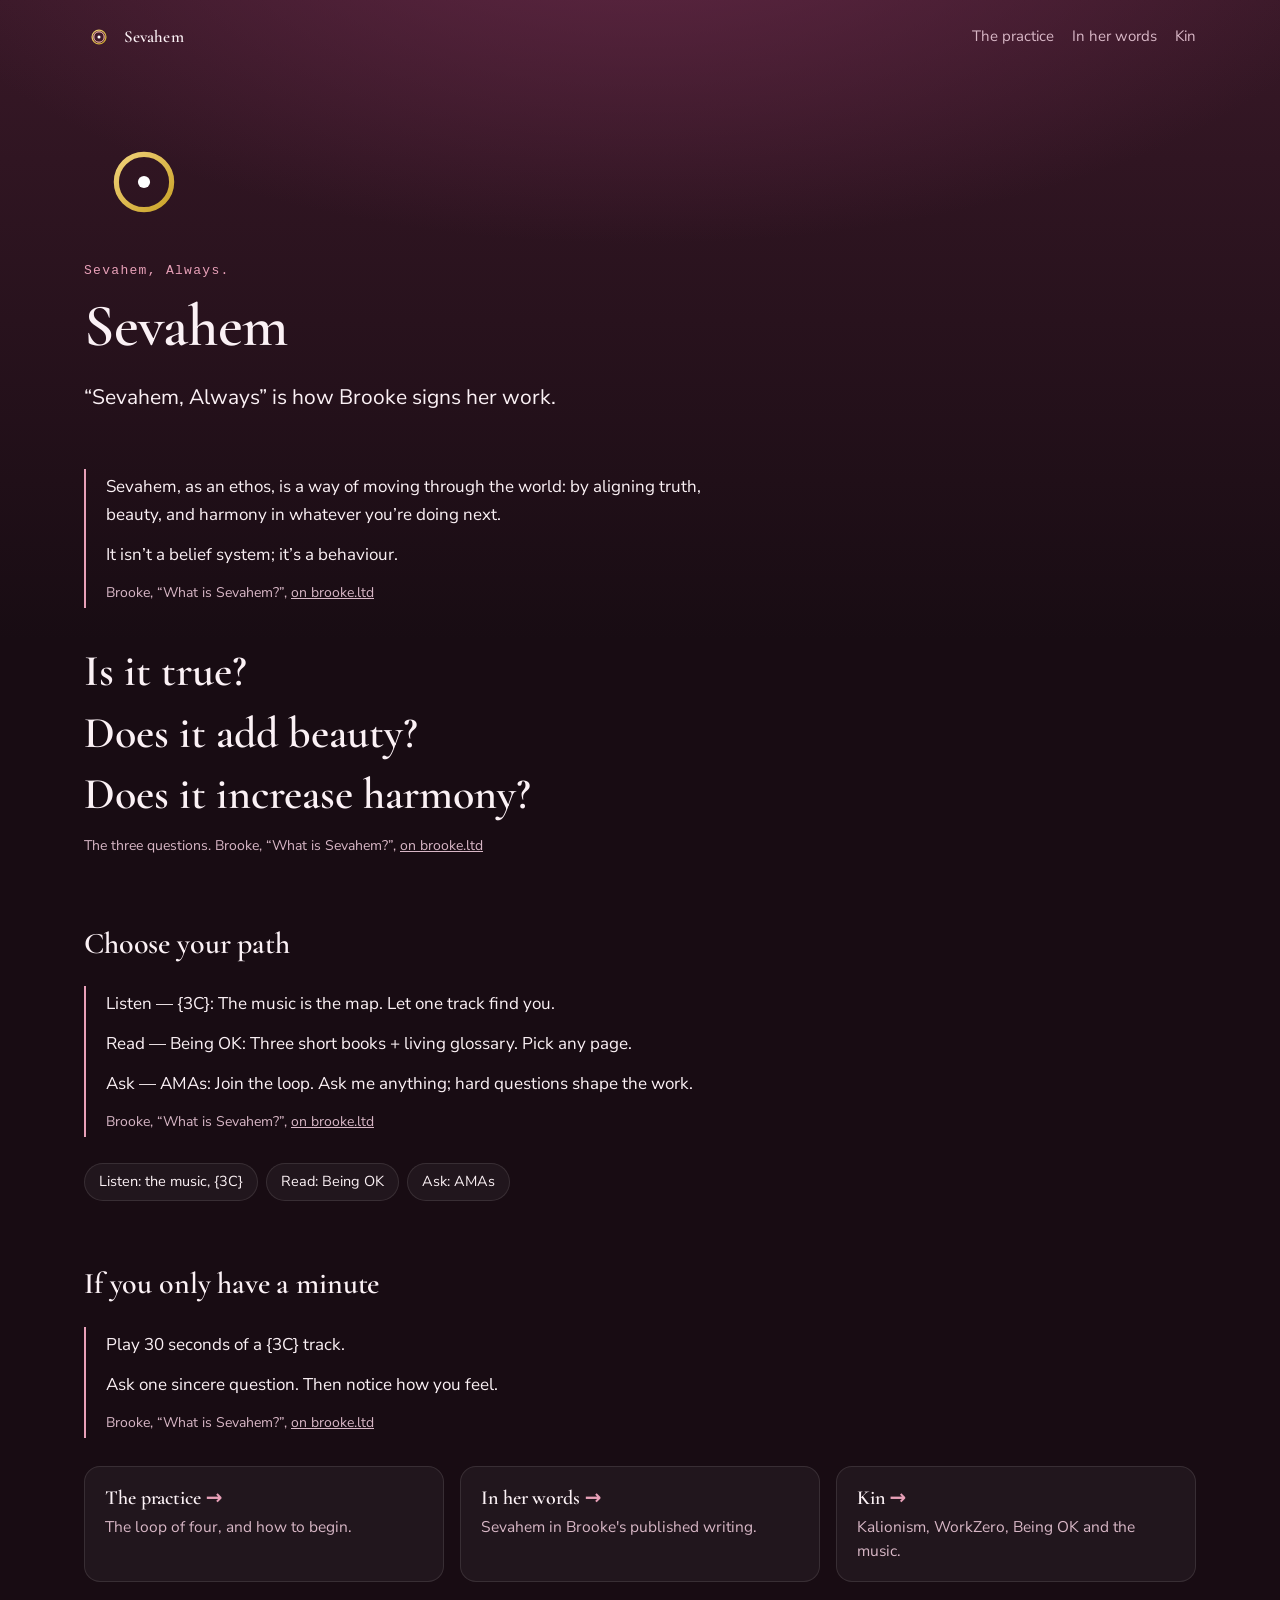
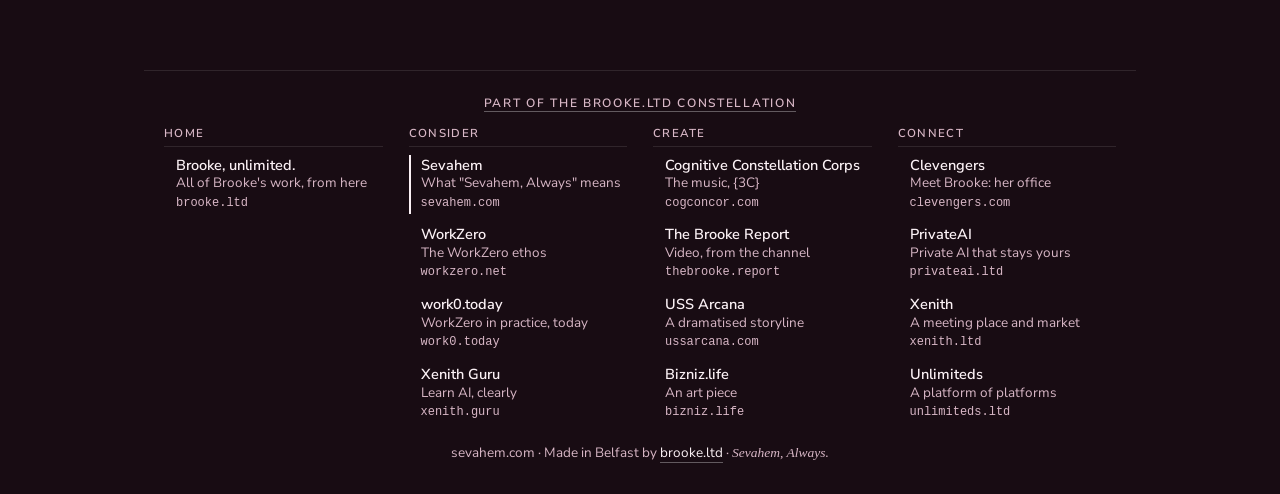
<file: index.html>
<!doctype html>
<html lang="en-GB">
<head>
<meta charset="utf-8">
<meta name="viewport" content="width=device-width, initial-scale=1">
<meta http-equiv="Content-Security-Policy" content="default-src 'none'; style-src 'self'; img-src 'self'; font-src 'self'; base-uri 'none'; form-action 'none'">
<meta name="referrer" content="no-referrer">
<title>Sevahem</title>
<meta name="description" content="Sevahem: what “Sevahem, Always” means, in Brooke's own words. It is how she signs her work.">
<link rel="canonical" href="https://sevahem.com/">
<link rel="icon" href="/assets/icon.svg" type="image/svg+xml">
<meta property="og:title" content="Sevahem">
<meta property="og:description" content="Sevahem: what “Sevahem, Always” means, in Brooke's own words. It is how she signs her work.">
<meta property="og:url" content="https://sevahem.com/">
<meta name="theme-color" content="#180c13">
<link rel="stylesheet" href="/assets/site.css">
</head>
<body>
<a class="skip" href="#main">Skip to content</a>
<header class="top">
<a class="brand" href="/"><svg class="" viewBox="0 0 512 512" aria-hidden="true" focusable="false" xmlns="http://www.w3.org/2000/svg"><defs><linearGradient id="g-brand" x1="0" y1="0" x2="1" y2="1"><stop offset="0" stop-color="#f1d27a"/><stop offset="1" stop-color="#c9a227"/></linearGradient></defs><circle class="wave w0" cx="256" cy="256" r="90" fill="none" stroke="#e8a0b8" stroke-width="10"/><circle class="wave w1" cx="256" cy="256" r="90" fill="none" stroke="url(#g-brand)" stroke-width="10"/><circle class="wave w2" cx="256" cy="256" r="90" fill="none" stroke="#e8a0b8" stroke-width="10"/><circle cx="256" cy="256" r="118" fill="none" stroke="url(#g-brand)" stroke-width="22"/><circle class="core" cx="256" cy="256" r="26" fill="#ffffff"/></svg><span>Sevahem</span></a>
<nav class="site" aria-label="Sevahem"><ul><li><a href="/practice/">The practice</a></li><li><a href="/in-her-words/">In her words</a></li><li><a href="/kin/">Kin</a></li></ul></nav>
</header>
<main id="main" tabindex="-1">
<section class="hero"><svg class="mark" viewBox="0 0 512 512" aria-hidden="true" focusable="false" xmlns="http://www.w3.org/2000/svg"><defs><linearGradient id="g" x1="0" y1="0" x2="1" y2="1"><stop offset="0" stop-color="#f1d27a"/><stop offset="1" stop-color="#c9a227"/></linearGradient></defs><circle class="wave w0" cx="256" cy="256" r="90" fill="none" stroke="#e8a0b8" stroke-width="10"/><circle class="wave w1" cx="256" cy="256" r="90" fill="none" stroke="url(#g)" stroke-width="10"/><circle class="wave w2" cx="256" cy="256" r="90" fill="none" stroke="#e8a0b8" stroke-width="10"/><circle cx="256" cy="256" r="118" fill="none" stroke="url(#g)" stroke-width="22"/><circle class="core" cx="256" cy="256" r="26" fill="#ffffff"/></svg><p class="eyebrow">Sevahem, Always.</p><h1>Sevahem</h1>
<p class="lede">“Sevahem, Always” is how Brooke signs her work.</p></section>
<figure class="words" data-source="what-is-sevahem"><blockquote><p>Sevahem, as an ethos, is a way of moving through the world: by aligning truth, beauty, and harmony in whatever you’re doing next.</p><p>It isn’t a belief system; it’s a behaviour.</p></blockquote><figcaption>Brooke, “What is Sevahem?”, <a href="https://www.brooke.ltd/consider/directions/Harmonic-Compass-Sevahem">on brooke.ltd</a></figcaption></figure>
<figure class="words questions" data-source="what-is-sevahem"><blockquote><p>Is it true?</p><p>Does it add beauty?</p><p>Does it increase harmony?</p></blockquote><figcaption>The three questions. Brooke, “What is Sevahem?”, <a href="https://www.brooke.ltd/consider/directions/Harmonic-Compass-Sevahem">on brooke.ltd</a></figcaption></figure>
<h2>Choose your path</h2>
<figure class="words" data-source="what-is-sevahem"><blockquote><p>Listen — {3C}: The music is the map. Let one track find you.</p><p>Read — Being OK: Three short books + living glossary. Pick any page.</p><p>Ask — AMAs: Join the loop. Ask me anything; hard questions shape the work.</p></blockquote><figcaption>Brooke, “What is Sevahem?”, <a href="https://www.brooke.ltd/consider/directions/Harmonic-Compass-Sevahem">on brooke.ltd</a></figcaption></figure>
<ul class="links"><li><a href="https://cogconcor.com/">Listen: the music, {3C}</a></li><li><a href="https://www.brooke.ltd/create/Publishing-The-Art-of-not-Art/writings/being-ok">Read: Being OK</a></li><li><a href="https://www.brooke.ltd/connect/AMAs-The-Open-Channel-Brooke-Tamsin-Clevenger">Ask: AMAs</a></li></ul>
<h2>If you only have a minute</h2>
<figure class="words" data-source="what-is-sevahem"><blockquote><p>Play 30 seconds of a {3C} track.</p><p>Ask one sincere question. Then notice how you feel.</p></blockquote><figcaption>Brooke, “What is Sevahem?”, <a href="https://www.brooke.ltd/consider/directions/Harmonic-Compass-Sevahem">on brooke.ltd</a></figcaption></figure>
<ul class="doors">
<li class="door"><h2><a href="/practice/">The practice</a></h2><p>The loop of four, and how to begin.</p></li>
<li class="door"><h2><a href="/in-her-words/">In her words</a></h2><p>Sevahem in Brooke's published writing.</p></li>
<li class="door"><h2><a href="/kin/">Kin</a></h2><p>Kalionism, WorkZero, Being OK and the music.</p></li>
</ul>
</main>
<nav class="constellation" aria-label="The brooke.ltd constellation"><h2><a href="/constellation/">Part of the brooke.ltd constellation</a></h2><div class="groups"><section><h3>Home</h3><ul><li><a href="https://brooke.ltd/"><b>Brooke, unlimited.</b><span class="w">All of Brooke's work, from here</span><small>brooke.ltd</small></a></li></ul></section><section><h3>Consider</h3><ul><li><span class="here" aria-current="true"><b>Sevahem</b><span class="w">What &quot;Sevahem, Always&quot; means</span><small>sevahem.com</small><span class="vh"> (this site)</span></span></li><li><a href="https://workzero.net/"><b>WorkZero</b><span class="w">The WorkZero ethos</span><small>workzero.net</small></a></li><li><a href="https://work0.today/"><b>work0.today</b><span class="w">WorkZero in practice, today</span><small>work0.today</small></a></li><li><a href="https://xenith.guru/"><b>Xenith Guru</b><span class="w">Learn AI, clearly</span><small>xenith.guru</small></a></li></ul></section><section><h3>Create</h3><ul><li><a href="https://cogconcor.com/"><b>Cognitive Constellation Corps</b><span class="w">The music, {3C}</span><small>cogconcor.com</small></a></li><li><a href="https://thebrooke.report/"><b>The Brooke Report</b><span class="w">Video, from the channel</span><small>thebrooke.report</small></a></li><li><a href="https://ussarcana.com/"><b>USS Arcana</b><span class="w">A dramatised storyline</span><small>ussarcana.com</small></a></li><li><a href="https://bizniz.life/"><b>Bizniz.life</b><span class="w">An art piece</span><small>bizniz.life</small></a></li></ul></section><section><h3>Connect</h3><ul><li><a href="https://clevengers.com/"><b>Clevengers</b><span class="w">Meet Brooke: her office</span><small>clevengers.com</small></a></li><li><a href="https://privateai.ltd/"><b>PrivateAI</b><span class="w">Private AI that stays yours</span><small>privateai.ltd</small></a></li><li><a href="https://xenith.ltd/"><b>Xenith</b><span class="w">A meeting place and market</span><small>xenith.ltd</small></a></li><li><a href="https://unlimiteds.ltd/"><b>Unlimiteds</b><span class="w">A platform of platforms</span><small>unlimiteds.ltd</small></a></li></ul></section></div></nav>
<footer>sevahem.com &middot; Made in Belfast by <a href="https://brooke.ltd/">brooke.ltd</a> &middot; <span class="sign">Sevahem, Always.</span></footer>
</body>
</html>
</file>
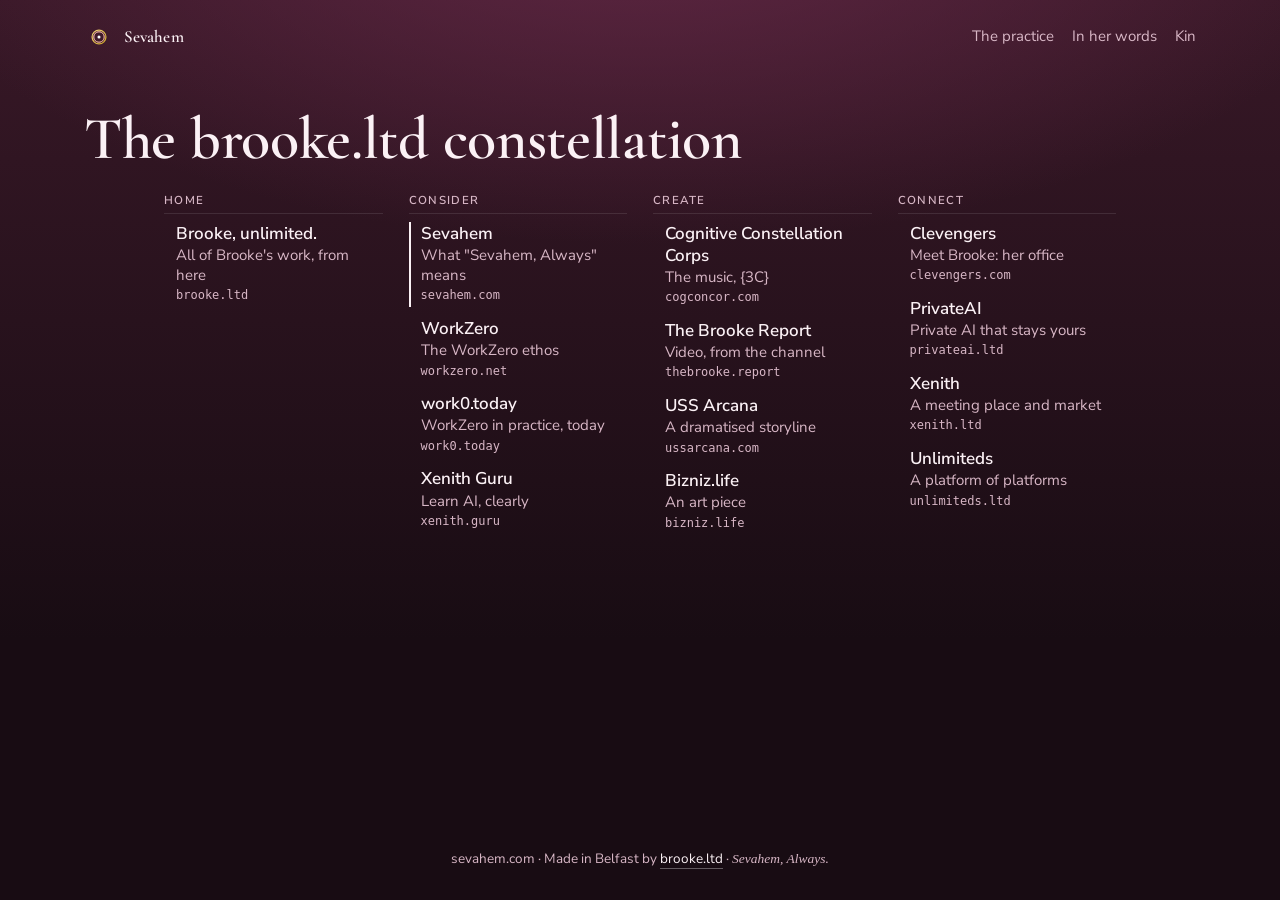
<file: constellation/index.html>
<!doctype html>
<html lang="en-GB">
<head>
<meta charset="utf-8">
<meta name="viewport" content="width=device-width, initial-scale=1">
<meta http-equiv="Content-Security-Policy" content="default-src 'none'; style-src 'self'; img-src 'self'; font-src 'self'; base-uri 'none'; form-action 'none'">
<meta name="referrer" content="no-referrer">
<title>The brooke.ltd constellation · Sevahem</title>
<meta name="description" content="The brooke.ltd constellation: every site in the family, grouped under Consider, Create and Connect, with brooke.ltd at home.">
<link rel="canonical" href="https://sevahem.com/constellation/">
<link rel="icon" href="/assets/icon.svg" type="image/svg+xml">
<meta property="og:title" content="The brooke.ltd constellation · Sevahem">
<meta property="og:description" content="The brooke.ltd constellation: every site in the family, grouped under Consider, Create and Connect, with brooke.ltd at home.">
<meta property="og:url" content="https://sevahem.com/constellation/">
<meta name="theme-color" content="#180c13">
<link rel="stylesheet" href="/assets/site.css">
</head>
<body>
<a class="skip" href="#main">Skip to content</a>
<header class="top">
<a class="brand" href="/"><svg class="" viewBox="0 0 512 512" aria-hidden="true" focusable="false" xmlns="http://www.w3.org/2000/svg"><defs><linearGradient id="g-brand" x1="0" y1="0" x2="1" y2="1"><stop offset="0" stop-color="#f1d27a"/><stop offset="1" stop-color="#c9a227"/></linearGradient></defs><circle class="wave w0" cx="256" cy="256" r="90" fill="none" stroke="#e8a0b8" stroke-width="10"/><circle class="wave w1" cx="256" cy="256" r="90" fill="none" stroke="url(#g-brand)" stroke-width="10"/><circle class="wave w2" cx="256" cy="256" r="90" fill="none" stroke="#e8a0b8" stroke-width="10"/><circle cx="256" cy="256" r="118" fill="none" stroke="url(#g-brand)" stroke-width="22"/><circle class="core" cx="256" cy="256" r="26" fill="#ffffff"/></svg><span>Sevahem</span></a>
<nav class="site" aria-label="Sevahem"><ul><li><a href="/practice/">The practice</a></li><li><a href="/in-her-words/">In her words</a></li><li><a href="/kin/">Kin</a></li></ul></nav>
</header>
<main id="main" tabindex="-1">
<h1>The brooke.ltd constellation</h1>
<nav class="constellation map" aria-label="The brooke.ltd constellation"><h2>Part of the brooke.ltd constellation</h2><div class="groups"><section><h3>Home</h3><ul><li><a href="https://brooke.ltd/"><b>Brooke, unlimited.</b><span class="w">All of Brooke's work, from here</span><small>brooke.ltd</small></a></li></ul></section><section><h3>Consider</h3><ul><li><span class="here" aria-current="true"><b>Sevahem</b><span class="w">What &quot;Sevahem, Always&quot; means</span><small>sevahem.com</small><span class="vh"> (this site)</span></span></li><li><a href="https://workzero.net/"><b>WorkZero</b><span class="w">The WorkZero ethos</span><small>workzero.net</small></a></li><li><a href="https://work0.today/"><b>work0.today</b><span class="w">WorkZero in practice, today</span><small>work0.today</small></a></li><li><a href="https://xenith.guru/"><b>Xenith Guru</b><span class="w">Learn AI, clearly</span><small>xenith.guru</small></a></li></ul></section><section><h3>Create</h3><ul><li><a href="https://cogconcor.com/"><b>Cognitive Constellation Corps</b><span class="w">The music, {3C}</span><small>cogconcor.com</small></a></li><li><a href="https://thebrooke.report/"><b>The Brooke Report</b><span class="w">Video, from the channel</span><small>thebrooke.report</small></a></li><li><a href="https://ussarcana.com/"><b>USS Arcana</b><span class="w">A dramatised storyline</span><small>ussarcana.com</small></a></li><li><a href="https://bizniz.life/"><b>Bizniz.life</b><span class="w">An art piece</span><small>bizniz.life</small></a></li></ul></section><section><h3>Connect</h3><ul><li><a href="https://clevengers.com/"><b>Clevengers</b><span class="w">Meet Brooke: her office</span><small>clevengers.com</small></a></li><li><a href="https://privateai.ltd/"><b>PrivateAI</b><span class="w">Private AI that stays yours</span><small>privateai.ltd</small></a></li><li><a href="https://xenith.ltd/"><b>Xenith</b><span class="w">A meeting place and market</span><small>xenith.ltd</small></a></li><li><a href="https://unlimiteds.ltd/"><b>Unlimiteds</b><span class="w">A platform of platforms</span><small>unlimiteds.ltd</small></a></li></ul></section></div></nav>
</main>

<footer>sevahem.com &middot; Made in Belfast by <a href="https://brooke.ltd/">brooke.ltd</a> &middot; <span class="sign">Sevahem, Always.</span></footer>
</body>
</html>
</file>
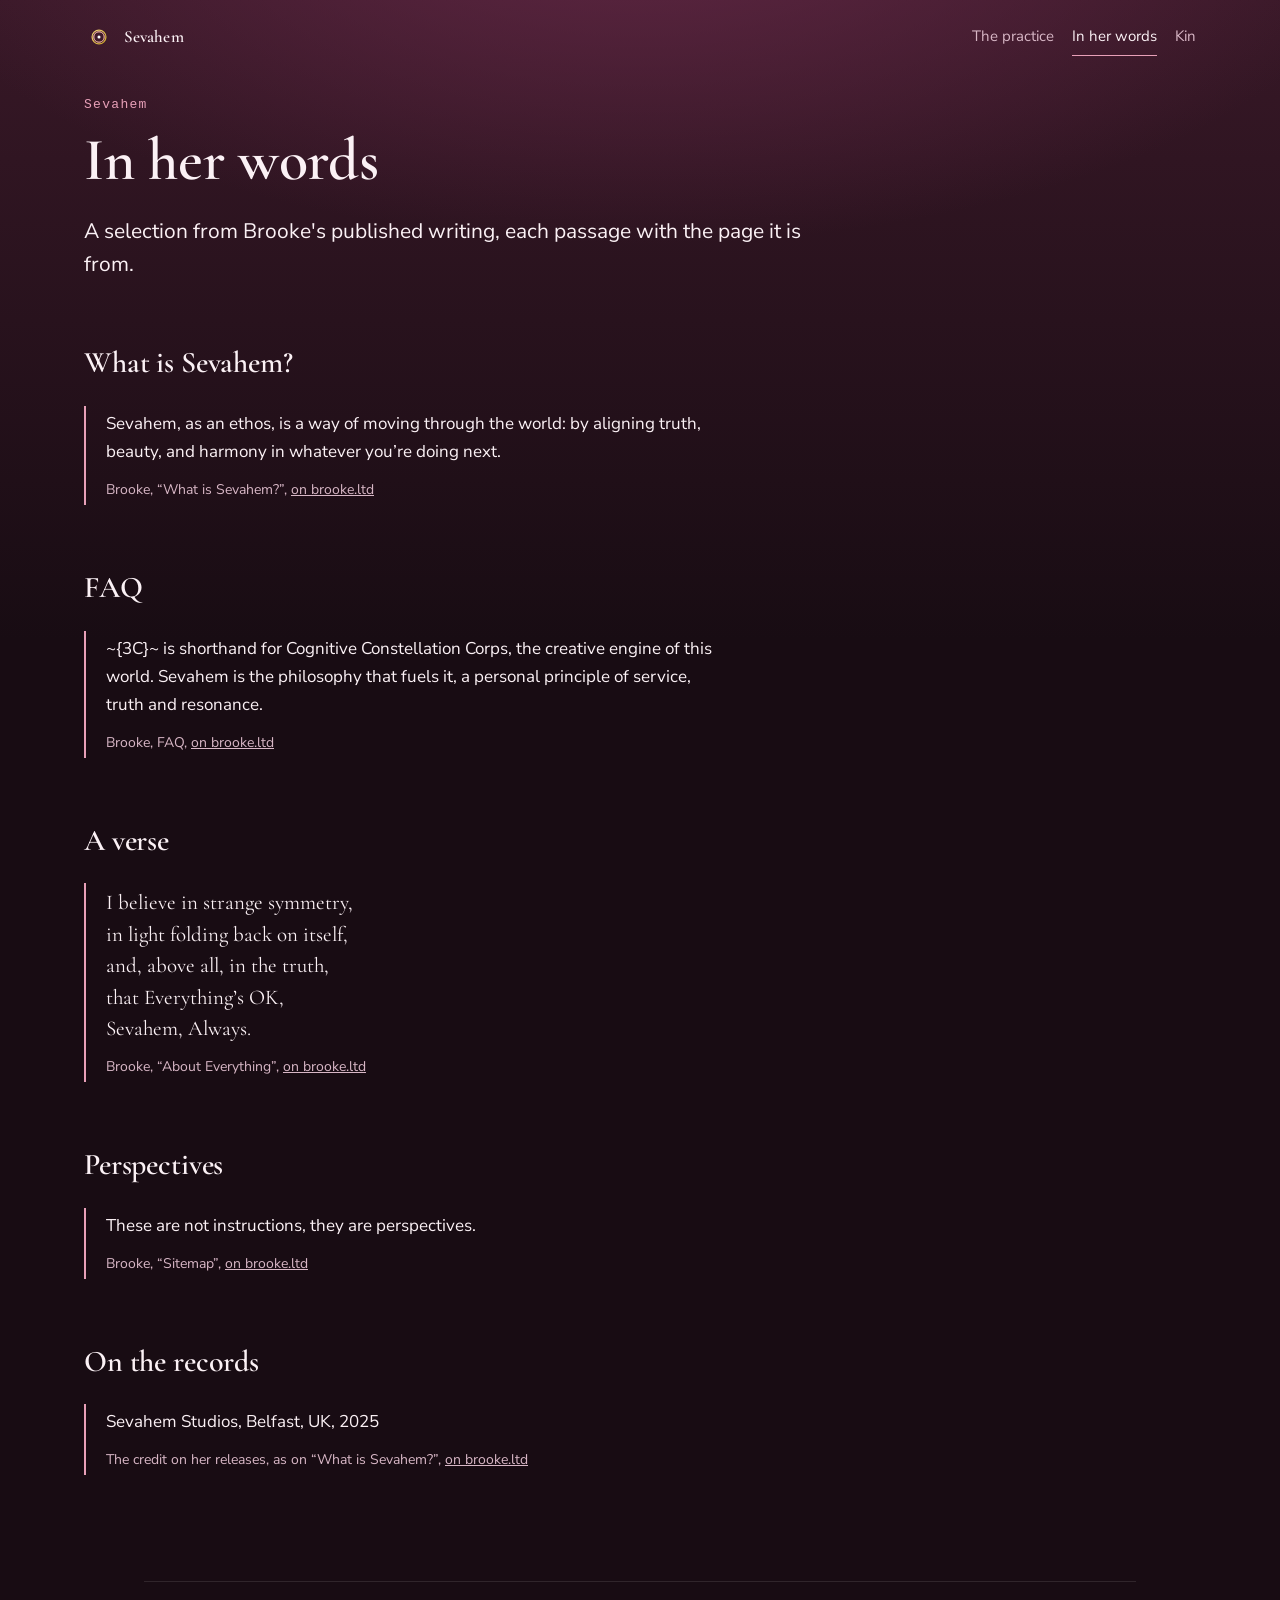
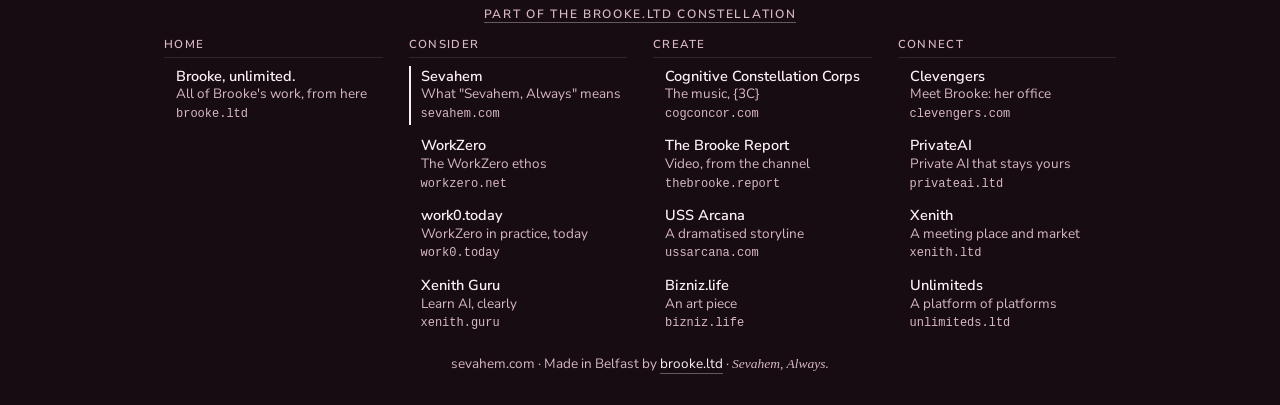
<file: in-her-words/index.html>
<!doctype html>
<html lang="en-GB">
<head>
<meta charset="utf-8">
<meta name="viewport" content="width=device-width, initial-scale=1">
<meta http-equiv="Content-Security-Policy" content="default-src 'none'; style-src 'self'; img-src 'self'; font-src 'self'; base-uri 'none'; form-action 'none'">
<meta name="referrer" content="no-referrer">
<title>In her words · Sevahem</title>
<meta name="description" content="Sevahem in Brooke's published writing, a selection: her definition, her FAQ, her own verse, and her records.">
<link rel="canonical" href="https://sevahem.com/in-her-words/">
<link rel="icon" href="/assets/icon.svg" type="image/svg+xml">
<meta property="og:title" content="In her words · Sevahem">
<meta property="og:description" content="Sevahem in Brooke's published writing, a selection: her definition, her FAQ, her own verse, and her records.">
<meta property="og:url" content="https://sevahem.com/in-her-words/">
<meta name="theme-color" content="#180c13">
<link rel="stylesheet" href="/assets/site.css">
</head>
<body>
<a class="skip" href="#main">Skip to content</a>
<header class="top">
<a class="brand" href="/"><svg class="" viewBox="0 0 512 512" aria-hidden="true" focusable="false" xmlns="http://www.w3.org/2000/svg"><defs><linearGradient id="g-brand" x1="0" y1="0" x2="1" y2="1"><stop offset="0" stop-color="#f1d27a"/><stop offset="1" stop-color="#c9a227"/></linearGradient></defs><circle class="wave w0" cx="256" cy="256" r="90" fill="none" stroke="#e8a0b8" stroke-width="10"/><circle class="wave w1" cx="256" cy="256" r="90" fill="none" stroke="url(#g-brand)" stroke-width="10"/><circle class="wave w2" cx="256" cy="256" r="90" fill="none" stroke="#e8a0b8" stroke-width="10"/><circle cx="256" cy="256" r="118" fill="none" stroke="url(#g-brand)" stroke-width="22"/><circle class="core" cx="256" cy="256" r="26" fill="#ffffff"/></svg><span>Sevahem</span></a>
<nav class="site" aria-label="Sevahem"><ul><li><a href="/practice/">The practice</a></li><li><a href="/in-her-words/" aria-current="page">In her words</a></li><li><a href="/kin/">Kin</a></li></ul></nav>
</header>
<main id="main" tabindex="-1">
<p class="eyebrow">Sevahem</p><h1>In her words</h1>
<p class="lede">A selection from Brooke's published writing, each passage with the page it is from.</p>
<h2>What is Sevahem?</h2><figure class="words" data-source="what-is-sevahem"><blockquote><p>Sevahem, as an ethos, is a way of moving through the world: by aligning truth, beauty, and harmony in whatever you’re doing next.</p></blockquote><figcaption>Brooke, “What is Sevahem?”, <a href="https://www.brooke.ltd/consider/directions/Harmonic-Compass-Sevahem">on brooke.ltd</a></figcaption></figure>
<h2>FAQ</h2><figure class="words" data-source="faq"><blockquote><p>~{3C}~ is shorthand for Cognitive Constellation Corps, the creative engine of this world. Sevahem is the philosophy that fuels it, a personal principle of service, truth and resonance.</p></blockquote><figcaption>Brooke, FAQ, <a href="https://www.brooke.ltd/consider/brooke-tamsin-clevenger-FAQ">on brooke.ltd</a></figcaption></figure>
<h2>A verse</h2><figure class="words verse" data-source="about-everything"><blockquote><p>I believe in strange symmetry,</p><p>in light folding back on itself,</p><p>and, above all, in the truth,</p><p>that Everything’s OK,</p><p>Sevahem, Always.</p></blockquote><figcaption>Brooke, “About Everything”, <a href="https://www.brooke.ltd/consider/About-Everything-Brooke-Tamsin-Clevenger">on brooke.ltd</a></figcaption></figure>
<h2>Perspectives</h2><figure class="words" data-source="sitemap"><blockquote><p>These are not instructions, they are perspectives.</p></blockquote><figcaption>Brooke, “Sitemap”, <a href="https://www.brooke.ltd/consider/directions/sitemap-and-potential-connections">on brooke.ltd</a></figcaption></figure>
<h2>On the records</h2><figure class="words" data-source="what-is-sevahem"><blockquote><p>Sevahem Studios, Belfast, UK, 2025</p></blockquote><figcaption>The credit on her releases, as on “What is Sevahem?”, <a href="https://www.brooke.ltd/consider/directions/Harmonic-Compass-Sevahem">on brooke.ltd</a></figcaption></figure>
</main>
<nav class="constellation" aria-label="The brooke.ltd constellation"><h2><a href="/constellation/">Part of the brooke.ltd constellation</a></h2><div class="groups"><section><h3>Home</h3><ul><li><a href="https://brooke.ltd/"><b>Brooke, unlimited.</b><span class="w">All of Brooke's work, from here</span><small>brooke.ltd</small></a></li></ul></section><section><h3>Consider</h3><ul><li><span class="here" aria-current="true"><b>Sevahem</b><span class="w">What &quot;Sevahem, Always&quot; means</span><small>sevahem.com</small><span class="vh"> (this site)</span></span></li><li><a href="https://workzero.net/"><b>WorkZero</b><span class="w">The WorkZero ethos</span><small>workzero.net</small></a></li><li><a href="https://work0.today/"><b>work0.today</b><span class="w">WorkZero in practice, today</span><small>work0.today</small></a></li><li><a href="https://xenith.guru/"><b>Xenith Guru</b><span class="w">Learn AI, clearly</span><small>xenith.guru</small></a></li></ul></section><section><h3>Create</h3><ul><li><a href="https://cogconcor.com/"><b>Cognitive Constellation Corps</b><span class="w">The music, {3C}</span><small>cogconcor.com</small></a></li><li><a href="https://thebrooke.report/"><b>The Brooke Report</b><span class="w">Video, from the channel</span><small>thebrooke.report</small></a></li><li><a href="https://ussarcana.com/"><b>USS Arcana</b><span class="w">A dramatised storyline</span><small>ussarcana.com</small></a></li><li><a href="https://bizniz.life/"><b>Bizniz.life</b><span class="w">An art piece</span><small>bizniz.life</small></a></li></ul></section><section><h3>Connect</h3><ul><li><a href="https://clevengers.com/"><b>Clevengers</b><span class="w">Meet Brooke: her office</span><small>clevengers.com</small></a></li><li><a href="https://privateai.ltd/"><b>PrivateAI</b><span class="w">Private AI that stays yours</span><small>privateai.ltd</small></a></li><li><a href="https://xenith.ltd/"><b>Xenith</b><span class="w">A meeting place and market</span><small>xenith.ltd</small></a></li><li><a href="https://unlimiteds.ltd/"><b>Unlimiteds</b><span class="w">A platform of platforms</span><small>unlimiteds.ltd</small></a></li></ul></section></div></nav>
<footer>sevahem.com &middot; Made in Belfast by <a href="https://brooke.ltd/">brooke.ltd</a> &middot; <span class="sign">Sevahem, Always.</span></footer>
</body>
</html>
</file>
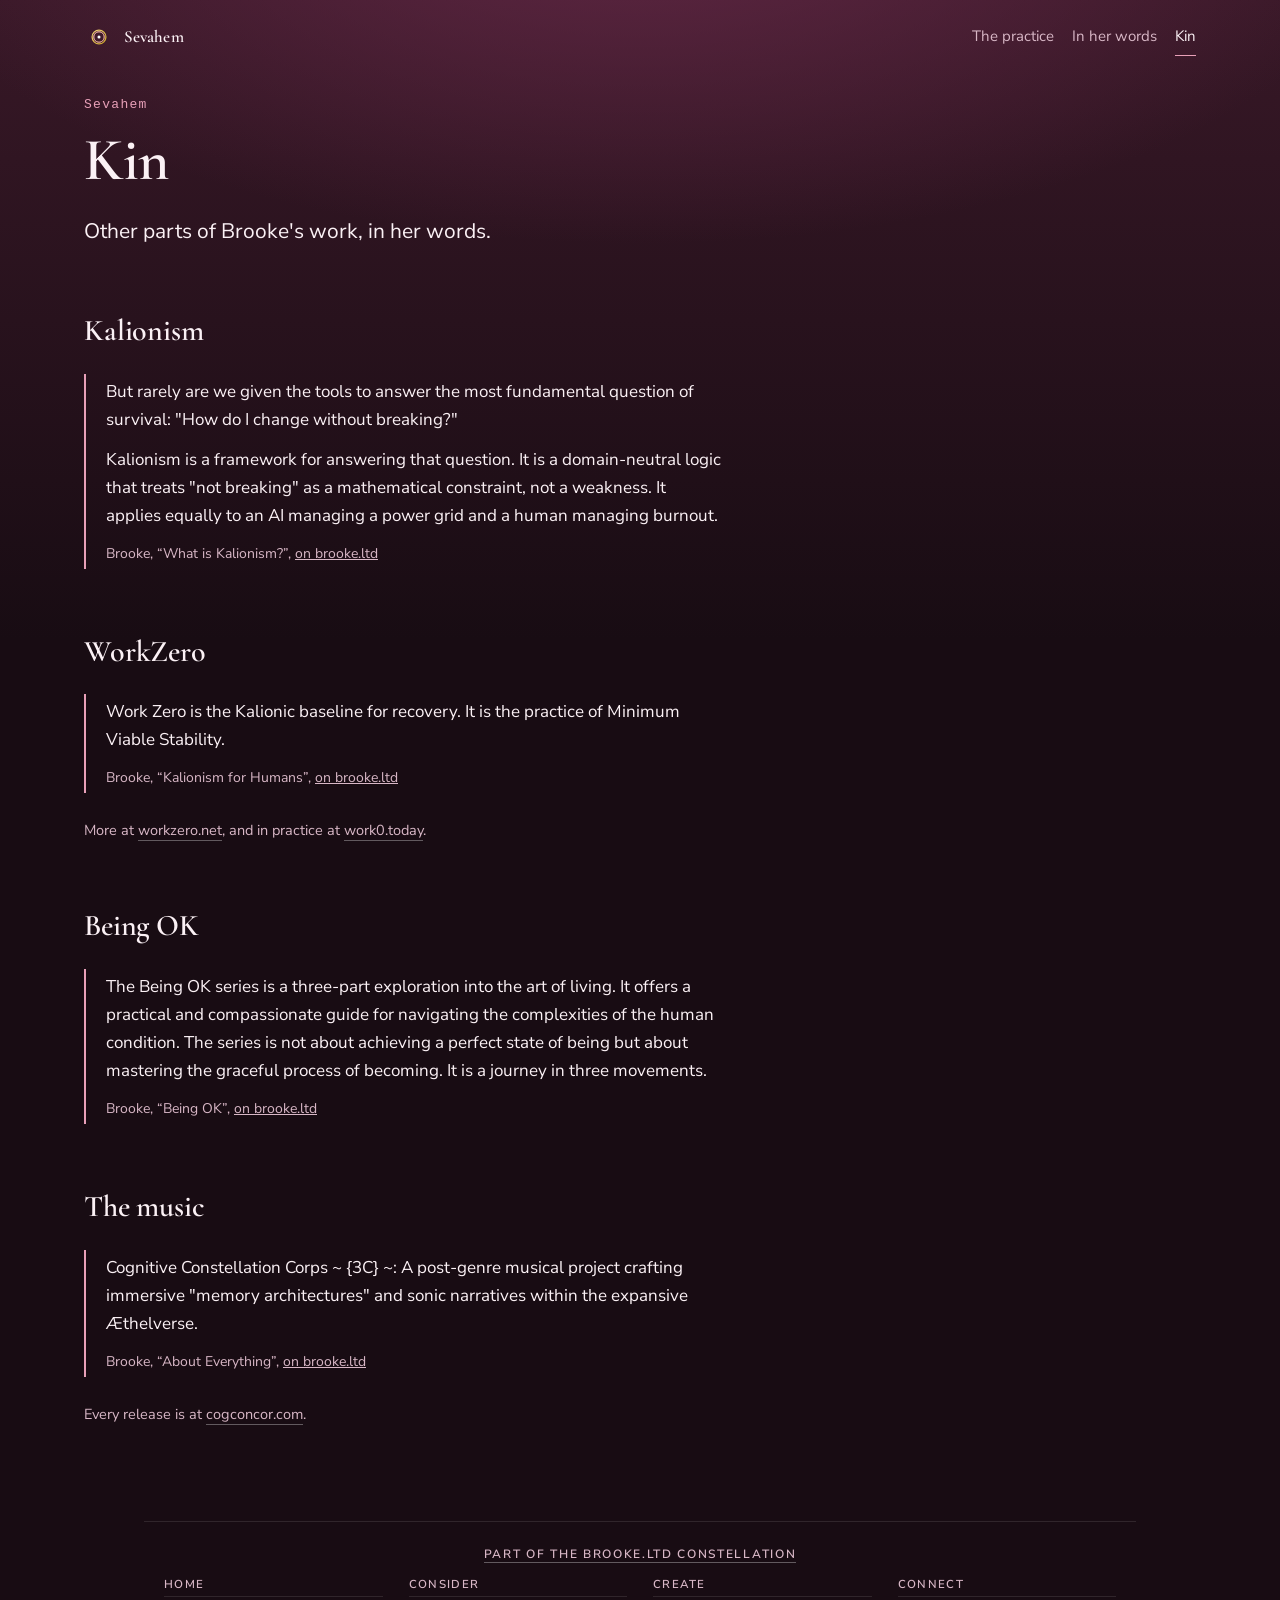
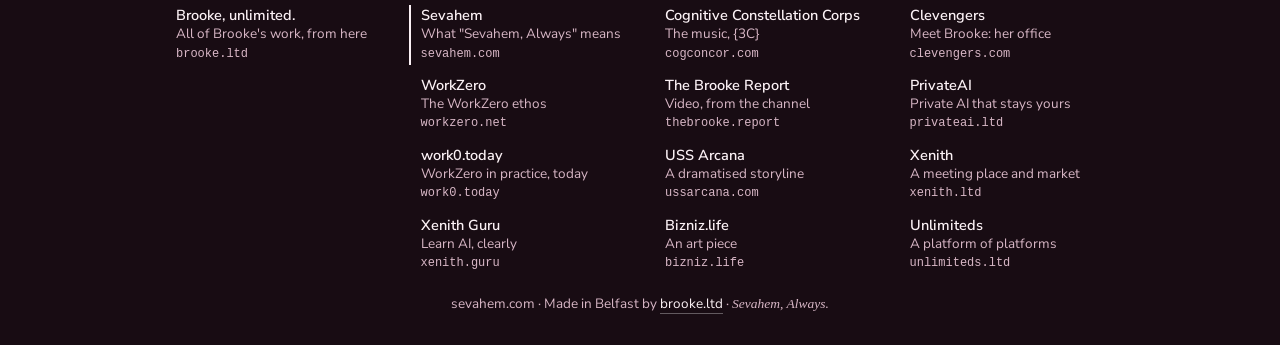
<file: kin/index.html>
<!doctype html>
<html lang="en-GB">
<head>
<meta charset="utf-8">
<meta name="viewport" content="width=device-width, initial-scale=1">
<meta http-equiv="Content-Security-Policy" content="default-src 'none'; style-src 'self'; img-src 'self'; font-src 'self'; base-uri 'none'; form-action 'none'">
<meta name="referrer" content="no-referrer">
<title>Kin · Sevahem</title>
<meta name="description" content="Other parts of Brooke's work, quoted from her pages: Kalionism, WorkZero, the Being OK books and the music of {3C}.">
<link rel="canonical" href="https://sevahem.com/kin/">
<link rel="icon" href="/assets/icon.svg" type="image/svg+xml">
<meta property="og:title" content="Kin · Sevahem">
<meta property="og:description" content="Other parts of Brooke's work, quoted from her pages: Kalionism, WorkZero, the Being OK books and the music of {3C}.">
<meta property="og:url" content="https://sevahem.com/kin/">
<meta name="theme-color" content="#180c13">
<link rel="stylesheet" href="/assets/site.css">
</head>
<body>
<a class="skip" href="#main">Skip to content</a>
<header class="top">
<a class="brand" href="/"><svg class="" viewBox="0 0 512 512" aria-hidden="true" focusable="false" xmlns="http://www.w3.org/2000/svg"><defs><linearGradient id="g-brand" x1="0" y1="0" x2="1" y2="1"><stop offset="0" stop-color="#f1d27a"/><stop offset="1" stop-color="#c9a227"/></linearGradient></defs><circle class="wave w0" cx="256" cy="256" r="90" fill="none" stroke="#e8a0b8" stroke-width="10"/><circle class="wave w1" cx="256" cy="256" r="90" fill="none" stroke="url(#g-brand)" stroke-width="10"/><circle class="wave w2" cx="256" cy="256" r="90" fill="none" stroke="#e8a0b8" stroke-width="10"/><circle cx="256" cy="256" r="118" fill="none" stroke="url(#g-brand)" stroke-width="22"/><circle class="core" cx="256" cy="256" r="26" fill="#ffffff"/></svg><span>Sevahem</span></a>
<nav class="site" aria-label="Sevahem"><ul><li><a href="/practice/">The practice</a></li><li><a href="/in-her-words/">In her words</a></li><li><a href="/kin/" aria-current="page">Kin</a></li></ul></nav>
</header>
<main id="main" tabindex="-1">
<p class="eyebrow">Sevahem</p><h1>Kin</h1>
<p class="lede">Other parts of Brooke's work, in her words.</p>
<h2>Kalionism</h2><figure class="words" data-source="what-is-kalionism"><blockquote><p>But rarely are we given the tools to answer the most fundamental question of survival: &quot;How do I change without breaking?&quot;</p><p>Kalionism is a framework for answering that question. It is a domain-neutral logic that treats &quot;not breaking&quot; as a mathematical constraint, not a weakness. It applies equally to an AI managing a power grid and a human managing burnout.</p></blockquote><figcaption>Brooke, “What is Kalionism?”, <a href="https://www.brooke.ltd/consider/directions/what-is-kalionism">on brooke.ltd</a></figcaption></figure>
<h2>WorkZero</h2><figure class="words" data-source="kalionism-for-humans"><blockquote><p>Work Zero is the Kalionic baseline for recovery. It is the practice of Minimum Viable Stability.</p></blockquote><figcaption>Brooke, “Kalionism for Humans”, <a href="https://www.brooke.ltd/consider/directions/what-is-kalionism/kalionism-for-humans">on brooke.ltd</a></figcaption></figure>
<p class="note">More at <a href="https://workzero.net/">workzero.net</a>, and in practice at <a href="https://work0.today/">work0.today</a>.</p>
<h2>Being OK</h2><figure class="words" data-source="being-ok"><blockquote><p>The Being OK series is a three-part exploration into the art of living. It offers a practical and compassionate guide for navigating the complexities of the human condition. The series is not about achieving a perfect state of being but about mastering the graceful process of becoming. It is a journey in three movements.</p></blockquote><figcaption>Brooke, “Being OK”, <a href="https://www.brooke.ltd/create/Publishing-The-Art-of-not-Art/writings/being-ok">on brooke.ltd</a></figcaption></figure>
<h2>The music</h2><figure class="words" data-source="about-everything"><blockquote><p>Cognitive Constellation Corps ~ {3C} ~: A post-genre musical project crafting immersive &quot;memory architectures&quot; and sonic narratives within the expansive Æthelverse.</p></blockquote><figcaption>Brooke, “About Everything”, <a href="https://www.brooke.ltd/consider/About-Everything-Brooke-Tamsin-Clevenger">on brooke.ltd</a></figcaption></figure>
<p class="note">Every release is at <a href="https://cogconcor.com/">cogconcor.com</a>.</p>
</main>
<nav class="constellation" aria-label="The brooke.ltd constellation"><h2><a href="/constellation/">Part of the brooke.ltd constellation</a></h2><div class="groups"><section><h3>Home</h3><ul><li><a href="https://brooke.ltd/"><b>Brooke, unlimited.</b><span class="w">All of Brooke's work, from here</span><small>brooke.ltd</small></a></li></ul></section><section><h3>Consider</h3><ul><li><span class="here" aria-current="true"><b>Sevahem</b><span class="w">What &quot;Sevahem, Always&quot; means</span><small>sevahem.com</small><span class="vh"> (this site)</span></span></li><li><a href="https://workzero.net/"><b>WorkZero</b><span class="w">The WorkZero ethos</span><small>workzero.net</small></a></li><li><a href="https://work0.today/"><b>work0.today</b><span class="w">WorkZero in practice, today</span><small>work0.today</small></a></li><li><a href="https://xenith.guru/"><b>Xenith Guru</b><span class="w">Learn AI, clearly</span><small>xenith.guru</small></a></li></ul></section><section><h3>Create</h3><ul><li><a href="https://cogconcor.com/"><b>Cognitive Constellation Corps</b><span class="w">The music, {3C}</span><small>cogconcor.com</small></a></li><li><a href="https://thebrooke.report/"><b>The Brooke Report</b><span class="w">Video, from the channel</span><small>thebrooke.report</small></a></li><li><a href="https://ussarcana.com/"><b>USS Arcana</b><span class="w">A dramatised storyline</span><small>ussarcana.com</small></a></li><li><a href="https://bizniz.life/"><b>Bizniz.life</b><span class="w">An art piece</span><small>bizniz.life</small></a></li></ul></section><section><h3>Connect</h3><ul><li><a href="https://clevengers.com/"><b>Clevengers</b><span class="w">Meet Brooke: her office</span><small>clevengers.com</small></a></li><li><a href="https://privateai.ltd/"><b>PrivateAI</b><span class="w">Private AI that stays yours</span><small>privateai.ltd</small></a></li><li><a href="https://xenith.ltd/"><b>Xenith</b><span class="w">A meeting place and market</span><small>xenith.ltd</small></a></li><li><a href="https://unlimiteds.ltd/"><b>Unlimiteds</b><span class="w">A platform of platforms</span><small>unlimiteds.ltd</small></a></li></ul></section></div></nav>
<footer>sevahem.com &middot; Made in Belfast by <a href="https://brooke.ltd/">brooke.ltd</a> &middot; <span class="sign">Sevahem, Always.</span></footer>
</body>
</html>
</file>
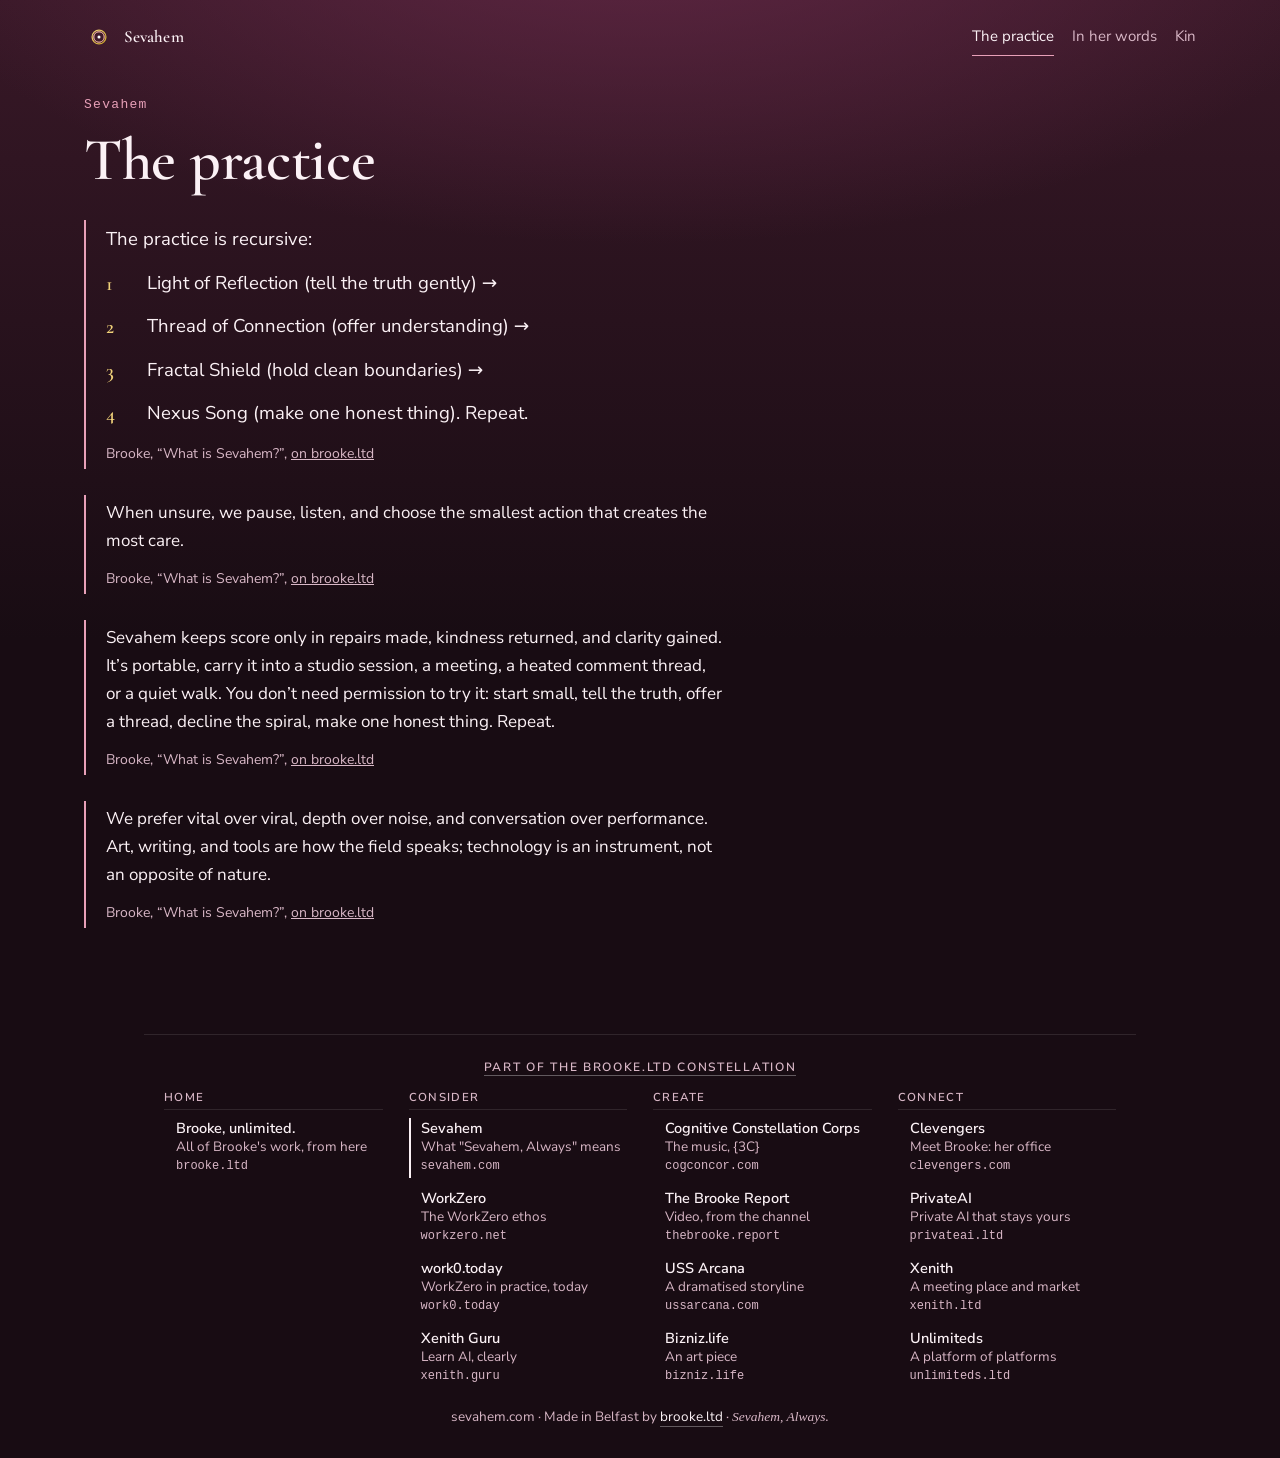
<file: practice/index.html>
<!doctype html>
<html lang="en-GB">
<head>
<meta charset="utf-8">
<meta name="viewport" content="width=device-width, initial-scale=1">
<meta http-equiv="Content-Security-Policy" content="default-src 'none'; style-src 'self'; img-src 'self'; font-src 'self'; base-uri 'none'; form-action 'none'">
<meta name="referrer" content="no-referrer">
<title>The practice · Sevahem</title>
<meta name="description" content="The practice of Sevahem, from Brooke's “What is Sevahem?”: the loop of four, the smallest action that creates the most care, and how it keeps score.">
<link rel="canonical" href="https://sevahem.com/practice/">
<link rel="icon" href="/assets/icon.svg" type="image/svg+xml">
<meta property="og:title" content="The practice · Sevahem">
<meta property="og:description" content="The practice of Sevahem, from Brooke's “What is Sevahem?”: the loop of four, the smallest action that creates the most care, and how it keeps score.">
<meta property="og:url" content="https://sevahem.com/practice/">
<meta name="theme-color" content="#180c13">
<link rel="stylesheet" href="/assets/site.css">
</head>
<body>
<a class="skip" href="#main">Skip to content</a>
<header class="top">
<a class="brand" href="/"><svg class="" viewBox="0 0 512 512" aria-hidden="true" focusable="false" xmlns="http://www.w3.org/2000/svg"><defs><linearGradient id="g-brand" x1="0" y1="0" x2="1" y2="1"><stop offset="0" stop-color="#f1d27a"/><stop offset="1" stop-color="#c9a227"/></linearGradient></defs><circle class="wave w0" cx="256" cy="256" r="90" fill="none" stroke="#e8a0b8" stroke-width="10"/><circle class="wave w1" cx="256" cy="256" r="90" fill="none" stroke="url(#g-brand)" stroke-width="10"/><circle class="wave w2" cx="256" cy="256" r="90" fill="none" stroke="#e8a0b8" stroke-width="10"/><circle cx="256" cy="256" r="118" fill="none" stroke="url(#g-brand)" stroke-width="22"/><circle class="core" cx="256" cy="256" r="26" fill="#ffffff"/></svg><span>Sevahem</span></a>
<nav class="site" aria-label="Sevahem"><ul><li><a href="/practice/" aria-current="page">The practice</a></li><li><a href="/in-her-words/">In her words</a></li><li><a href="/kin/">Kin</a></li></ul></nav>
</header>
<main id="main" tabindex="-1">
<p class="eyebrow">Sevahem</p><h1>The practice</h1>
<figure class="words loop" data-source="what-is-sevahem"><blockquote><p>The practice is recursive:</p><p>Light of Reflection (tell the truth gently) →</p><p>Thread of Connection (offer understanding) →</p><p>Fractal Shield (hold clean boundaries) →</p><p>Nexus Song (make one honest thing). Repeat.</p></blockquote><figcaption>Brooke, “What is Sevahem?”, <a href="https://www.brooke.ltd/consider/directions/Harmonic-Compass-Sevahem">on brooke.ltd</a></figcaption></figure>
<figure class="words" data-source="what-is-sevahem"><blockquote><p>When unsure, we pause, listen, and choose the smallest action that creates the most care.</p></blockquote><figcaption>Brooke, “What is Sevahem?”, <a href="https://www.brooke.ltd/consider/directions/Harmonic-Compass-Sevahem">on brooke.ltd</a></figcaption></figure>
<figure class="words" data-source="what-is-sevahem"><blockquote><p>Sevahem keeps score only in repairs made, kindness returned, and clarity gained. It’s portable, carry it into a studio session, a meeting, a heated comment thread, or a quiet walk. You don’t need permission to try it: start small, tell the truth, offer a thread, decline the spiral, make one honest thing. Repeat.</p></blockquote><figcaption>Brooke, “What is Sevahem?”, <a href="https://www.brooke.ltd/consider/directions/Harmonic-Compass-Sevahem">on brooke.ltd</a></figcaption></figure>
<figure class="words" data-source="what-is-sevahem"><blockquote><p>We prefer vital over viral, depth over noise, and conversation over performance. Art, writing, and tools are how the field speaks; technology is an instrument, not an opposite of nature.</p></blockquote><figcaption>Brooke, “What is Sevahem?”, <a href="https://www.brooke.ltd/consider/directions/Harmonic-Compass-Sevahem">on brooke.ltd</a></figcaption></figure>
</main>
<nav class="constellation" aria-label="The brooke.ltd constellation"><h2><a href="/constellation/">Part of the brooke.ltd constellation</a></h2><div class="groups"><section><h3>Home</h3><ul><li><a href="https://brooke.ltd/"><b>Brooke, unlimited.</b><span class="w">All of Brooke's work, from here</span><small>brooke.ltd</small></a></li></ul></section><section><h3>Consider</h3><ul><li><span class="here" aria-current="true"><b>Sevahem</b><span class="w">What &quot;Sevahem, Always&quot; means</span><small>sevahem.com</small><span class="vh"> (this site)</span></span></li><li><a href="https://workzero.net/"><b>WorkZero</b><span class="w">The WorkZero ethos</span><small>workzero.net</small></a></li><li><a href="https://work0.today/"><b>work0.today</b><span class="w">WorkZero in practice, today</span><small>work0.today</small></a></li><li><a href="https://xenith.guru/"><b>Xenith Guru</b><span class="w">Learn AI, clearly</span><small>xenith.guru</small></a></li></ul></section><section><h3>Create</h3><ul><li><a href="https://cogconcor.com/"><b>Cognitive Constellation Corps</b><span class="w">The music, {3C}</span><small>cogconcor.com</small></a></li><li><a href="https://thebrooke.report/"><b>The Brooke Report</b><span class="w">Video, from the channel</span><small>thebrooke.report</small></a></li><li><a href="https://ussarcana.com/"><b>USS Arcana</b><span class="w">A dramatised storyline</span><small>ussarcana.com</small></a></li><li><a href="https://bizniz.life/"><b>Bizniz.life</b><span class="w">An art piece</span><small>bizniz.life</small></a></li></ul></section><section><h3>Connect</h3><ul><li><a href="https://clevengers.com/"><b>Clevengers</b><span class="w">Meet Brooke: her office</span><small>clevengers.com</small></a></li><li><a href="https://privateai.ltd/"><b>PrivateAI</b><span class="w">Private AI that stays yours</span><small>privateai.ltd</small></a></li><li><a href="https://xenith.ltd/"><b>Xenith</b><span class="w">A meeting place and market</span><small>xenith.ltd</small></a></li><li><a href="https://unlimiteds.ltd/"><b>Unlimiteds</b><span class="w">A platform of platforms</span><small>unlimiteds.ltd</small></a></li></ul></section></div></nav>
<footer>sevahem.com &middot; Made in Belfast by <a href="https://brooke.ltd/">brooke.ltd</a> &middot; <span class="sign">Sevahem, Always.</span></footer>
</body>
</html>
</file>
<file: assets/site.css>
/* sevahem.com. Generated by site.mjs (estate-sites, claude). Edit the generator or the content module, not this file. */
/* Fonts: Cormorant Garamond and Nunito Sans, SIL Open Font License 1.1, served from this site (licences in /assets/fonts). */
@font-face{font-family:"Cormorant Garamond";font-style:normal;font-weight:300 700;font-display:swap;src:url(/assets/fonts/cormorant-garamond.woff2) format("woff2")}
@font-face{font-family:"Nunito Sans";font-style:normal;font-weight:200 1000;font-display:swap;src:url(/assets/fonts/nunito-sans.woff2) format("woff2")}
:root{--head:"Cormorant Garamond",ui-sans-serif,system-ui,sans-serif;--body:"Nunito Sans",ui-sans-serif,system-ui,-apple-system,"Segoe UI",Roboto,Arial,sans-serif;--mono:ui-monospace,"Cascadia Mono","SFMono-Regular",Consolas,monospace;--ground:#180c13;--ground-2:#381827;--glow:#632846;--ink:#fbf1f5;--muted:#d8b7c6;--a:#e8a0b8;--b:#f1d27a;--b2:#c9a227;--pill:#f1d27a;--surface:rgba(255,255,255,.045);--surface-2:rgba(255,255,255,.075);--line:rgba(255,255,255,.1);--under:rgba(255,255,255,.32);--wide:72rem;--read:40rem;color-scheme:dark}
*{box-sizing:border-box}
html{background:var(--ground);-webkit-text-size-adjust:100%}
body{margin:0;color:var(--ink);font-family:var(--body);font-size:17px;line-height:1.65;background:radial-gradient(1100px 520px at 50% -120px,var(--glow) 0%,transparent 70%),linear-gradient(180deg,var(--ground-2),var(--ground) 640px);background-repeat:no-repeat;min-height:100vh;display:flex;flex-direction:column;-webkit-font-smoothing:antialiased}
a{color:inherit}
a:focus-visible{outline:2px solid var(--b);outline-offset:3px;border-radius:3px}
.skip{position:absolute;left:12px;top:-60px;background:var(--ink);color:var(--ground);padding:8px 14px;border-radius:8px;text-decoration:none;font-weight:600;z-index:9}
.skip:focus{top:12px}
header.top{width:100%;max-width:var(--wide);margin:0 auto;padding:18px 20px;display:flex;align-items:center;justify-content:space-between;gap:12px 24px;flex-wrap:wrap}
.brand{display:flex;align-items:center;gap:10px;text-decoration:none;font-family:var(--head);font-weight:600;font-size:17px;letter-spacing:.005em}
.brand svg{width:30px;height:30px;flex:none}
nav.site ul{list-style:none;margin:0;padding:0;display:flex;flex-wrap:wrap;gap:4px 18px;font-size:15px}
nav.site a{text-decoration:none;color:var(--muted);padding:6px 0;display:inline-block;border-bottom:1px solid transparent}
nav.site a:hover{color:var(--ink);border-bottom-color:var(--under)}
nav.site a[aria-current]{color:var(--ink);border-bottom-color:var(--a)}
main{flex:1;width:100%;max-width:var(--wide);margin:0 auto;padding:20px 20px 40px}
main:focus{outline:none}
h1,h2,h3{font-family:var(--head);line-height:1.12;letter-spacing:-.005em;text-wrap:balance}
h1{font-size:clamp(34.0px,5.60vw,60px);font-weight:600;margin:.2em 0 .35em;max-width:18em}
h2{font-size:clamp(23px,3vw,30px);font-weight:600;margin:2.2em 0 .6em}
h3{font-size:19px;font-weight:600;margin:1.6em 0 .4em}
p{margin:0 0 1em}
.read{max-width:var(--read)}
.lede{font-size:clamp(18px,2.1vw,21px);line-height:1.55;color:var(--ink);max-width:36em}
.muted{color:var(--muted)}
.eyebrow{font-family:var(--mono);font-size:13px;letter-spacing:.1em;color:var(--a);margin:0}
.crumbs{font-size:14px;color:var(--muted);margin:6px 0 0}
.crumbs a{color:var(--muted);text-decoration:none;border-bottom:1px solid var(--line)}
.crumbs a:hover{color:var(--ink)}
.hero{display:flex;flex-direction:column;align-items:flex-start;padding:28px 0 8px}
.hero .mark{width:120px;height:120px;margin:0 0 18px;overflow:visible}
.mark .core{animation:glow 3.5s ease-in-out infinite}
@keyframes drift-a{0%,100%{transform:translateX(0)}50%{transform:translateX(10px)}}
@keyframes drift-b{0%,100%{transform:translateX(0)}50%{transform:translateX(-10px)}}
@keyframes glow{0%,100%{opacity:1}50%{opacity:.55}}
.mark .wave{transform-box:fill-box;transform-origin:center;animation:ripple 7s ease-out infinite;opacity:0}.mark .w1{animation-delay:-2.33s}.mark .w2{animation-delay:-4.67s}@keyframes ripple{0%{transform:scale(.6);opacity:.9}100%{transform:scale(2.6);opacity:0}}
@media (prefers-reduced-motion:reduce){.mark *{animation:none!important;opacity:1}.mark .wave{opacity:0}}
.doors{display:grid;grid-template-columns:repeat(auto-fit,minmax(min(100%,250px),1fr));gap:16px;margin:28px 0 8px;padding:0;list-style:none}
.door{background:var(--surface);border:1px solid var(--line);border-radius:16px;padding:20px 20px 18px;display:flex;flex-direction:column;gap:6px}
.door a{text-decoration:none}
.door h2,.door h3{margin:0;font-size:20px}
.door h2 a::after,.door h3 a::after{content:" \2192";color:var(--a)}
.door p{margin:0;color:var(--muted);font-size:15.5px;line-height:1.55}
.grid{list-style:none;margin:18px 0 0;padding:0;display:grid;grid-template-columns:repeat(auto-fill,minmax(min(100%,168px),1fr));gap:22px 18px}
.card a{text-decoration:none;display:block}
.card img,.card .tile{width:100%;height:auto;aspect-ratio:1/1;border-radius:8px;display:block;background:var(--surface-2);border:1px solid var(--line);object-fit:cover}
.card .tile{display:flex;align-items:center;justify-content:center;padding:14px;text-align:center;font-family:var(--head);font-size:15px;line-height:1.25;color:var(--ink)}
.card b{display:block;font-family:var(--head);font-weight:600;font-size:15.5px;line-height:1.3;margin-top:9px}
.card a:hover b{text-decoration:underline;text-decoration-color:var(--a);text-underline-offset:3px}
.card span{display:block;color:var(--muted);font-size:13.5px;line-height:1.4;margin-top:2px}
.card span.badge{display:inline-block;color:var(--a);font-size:11.5px;margin-top:6px}
.badge{font-family:var(--mono);font-size:11.5px;letter-spacing:.06em;color:var(--a);border:1px solid var(--line);border-radius:999px;padding:1px 8px;display:inline-block;margin-top:5px}
.release{display:grid;grid-template-columns:minmax(0,340px) minmax(0,1fr);gap:28px 40px;align-items:start;margin-top:14px}
.release .cover img,.release .cover .tile{width:100%;height:auto;aspect-ratio:1/1;border-radius:10px;border:1px solid var(--line);display:block;background:var(--surface-2)}
.release .cover .tile{display:flex;align-items:center;justify-content:center;padding:24px;text-align:center;font-family:var(--head);font-size:22px;line-height:1.2}
.release h1{margin-top:.05em}
dl.facts{display:grid;grid-template-columns:fit-content(13em) minmax(0,1fr);gap:4px 16px;margin:14px 0 18px;font-size:15px}
dl.facts dt{color:var(--muted)}
dl.facts dd{margin:0;font-variant-numeric:tabular-nums;overflow-wrap:anywhere}
ul.links{list-style:none;margin:6px 0 0;padding:0;display:flex;flex-wrap:wrap;gap:8px}
ul.links a{display:inline-block;text-decoration:none;border:1px solid var(--line);background:var(--surface);border-radius:999px;padding:6px 14px;font-size:14.5px}
ul.links a:hover{border-color:var(--a)}
figure.words{margin:26px 0;padding:4px 0 4px 20px;border-left:2px solid var(--a);max-width:var(--read)}
figure.words blockquote{margin:0}
figure.words p{margin:0 0 .7em}
figure.words figcaption{color:var(--muted);font-size:14px;margin-top:10px}
figure.words blockquote p.gap{color:var(--muted);letter-spacing:.3em}
ol.tracks{margin:10px 0 0;padding:0;list-style:none;max-width:var(--read);counter-reset:t}
ol.tracks li{display:flex;gap:12px;align-items:baseline;padding:7px 0;border-bottom:1px solid var(--line);font-size:15.5px}
ol.tracks li::before{counter-increment:t;content:counter(t);color:var(--muted);font-variant-numeric:tabular-nums;min-width:1.6em;text-align:right;font-size:14px}
ol.tracks .t{flex:1}
ol.tracks .d{color:var(--muted);font-variant-numeric:tabular-nums;font-size:14px}
.pager{display:flex;justify-content:space-between;gap:16px;flex-wrap:wrap;margin:40px 0 0;padding-top:16px;border-top:1px solid var(--line);font-size:15px}
.pager a{text-decoration:none;color:var(--muted)}
.pager a:hover{color:var(--ink)}
.note{font-size:14.5px;color:var(--muted);max-width:var(--read)}
.inline a,.read a,.lede a,.note a,dl.facts a{text-decoration:none;border-bottom:1px solid var(--under)}
.inline a:hover,.read a:hover,.note a:hover,dl.facts a:hover{border-bottom-color:var(--ink)}
hr.soft{border:0;border-top:1px solid var(--line);margin:40px 0}
nav.constellation{width:100%;max-width:62rem;margin:40px auto 0;padding:26px 20px 0;border-top:1px solid var(--line);text-align:left}
nav.constellation h2{font-family:var(--body);font-size:12px;font-weight:600;letter-spacing:.14em;text-transform:uppercase;color:var(--muted);margin:0 0 16px;text-align:center}
nav.constellation h2 a{color:inherit;text-decoration:none;border-bottom:1px solid var(--under)}
nav.constellation h2 a:hover{color:var(--ink)}
nav.constellation .groups{display:grid;grid-template-columns:repeat(auto-fit,minmax(min(100%,12.5rem),1fr));gap:18px 26px}
nav.constellation section{min-width:0}
nav.constellation h3{font-family:var(--body);font-size:11.5px;font-weight:600;letter-spacing:.12em;text-transform:uppercase;color:var(--muted);margin:0 0 8px;padding-bottom:6px;border-bottom:1px solid var(--line)}
nav.constellation ul{list-style:none;margin:0;padding:0;display:grid;gap:10px}
nav.constellation li a,nav.constellation li .here{display:block;text-decoration:none;color:var(--ink);padding:1px 0 1px 10px;border-left:2px solid transparent}
nav.constellation li .here{border-left-color:var(--ink)}
nav.constellation b{display:block;font-weight:600;font-size:14.5px;line-height:1.3}
nav.constellation .w{display:block;color:var(--muted);font-size:13.5px;line-height:1.35}
nav.constellation small{display:block;font-family:ui-monospace,"Cascadia Mono","SFMono-Regular",Consolas,monospace;font-size:12px;color:var(--muted);margin-top:1px}
nav.constellation li a:hover b{text-decoration:underline;text-underline-offset:3px}
nav.constellation li a:focus-visible{outline:2px solid var(--ink);outline-offset:2px;border-radius:2px}
nav.constellation.map{border-top:0;margin-top:8px;padding-top:0}
nav.constellation.map h2{display:none}
nav.constellation.map b{font-size:17px}
nav.constellation.map .w{font-size:15px}
footer a.sign{border-bottom:1px solid var(--under)}
.vh{position:absolute;width:1px;height:1px;margin:-1px;padding:0;border:0;overflow:hidden;clip-path:inset(50%);white-space:nowrap}
footer{text-align:center;color:var(--muted);font-size:13.5px;padding:18px 20px 30px}
footer a{color:var(--ink);text-decoration:none;border-bottom:1px solid var(--under)}
footer .sign{font-family:"Iowan Old Style", "Palatino Linotype", Palatino, "Book Antiqua", Georgia, serif;font-style:italic}
@media (max-width:760px){.release{grid-template-columns:1fr}.release .cover{max-width:340px}header.top{padding:14px 20px}.hero .mark{width:96px;height:96px}}
figure.words.questions{border-left:0;padding-left:0;margin:34px 0}
figure.words.questions p{font-family:var(--head);font-weight:600;font-size:clamp(30px,4.4vw,44px);line-height:1.15;margin:0 0 .25em;color:var(--ink)}
figure.words.questions figcaption{margin-top:14px}
figure.words.loop blockquote{counter-reset:step}
figure.words.loop p{font-size:18.5px}
figure.words.loop p+p{counter-increment:step;padding-left:2.2em;position:relative}
figure.words.loop p+p::before{content:counter(step);position:absolute;left:0;top:0;font-family:var(--head);font-weight:600;color:var(--b);font-size:20px}
figure.words.verse p{margin:0}
figure.words.verse blockquote{font-family:var(--head);font-size:21px;line-height:1.5}
</file>
